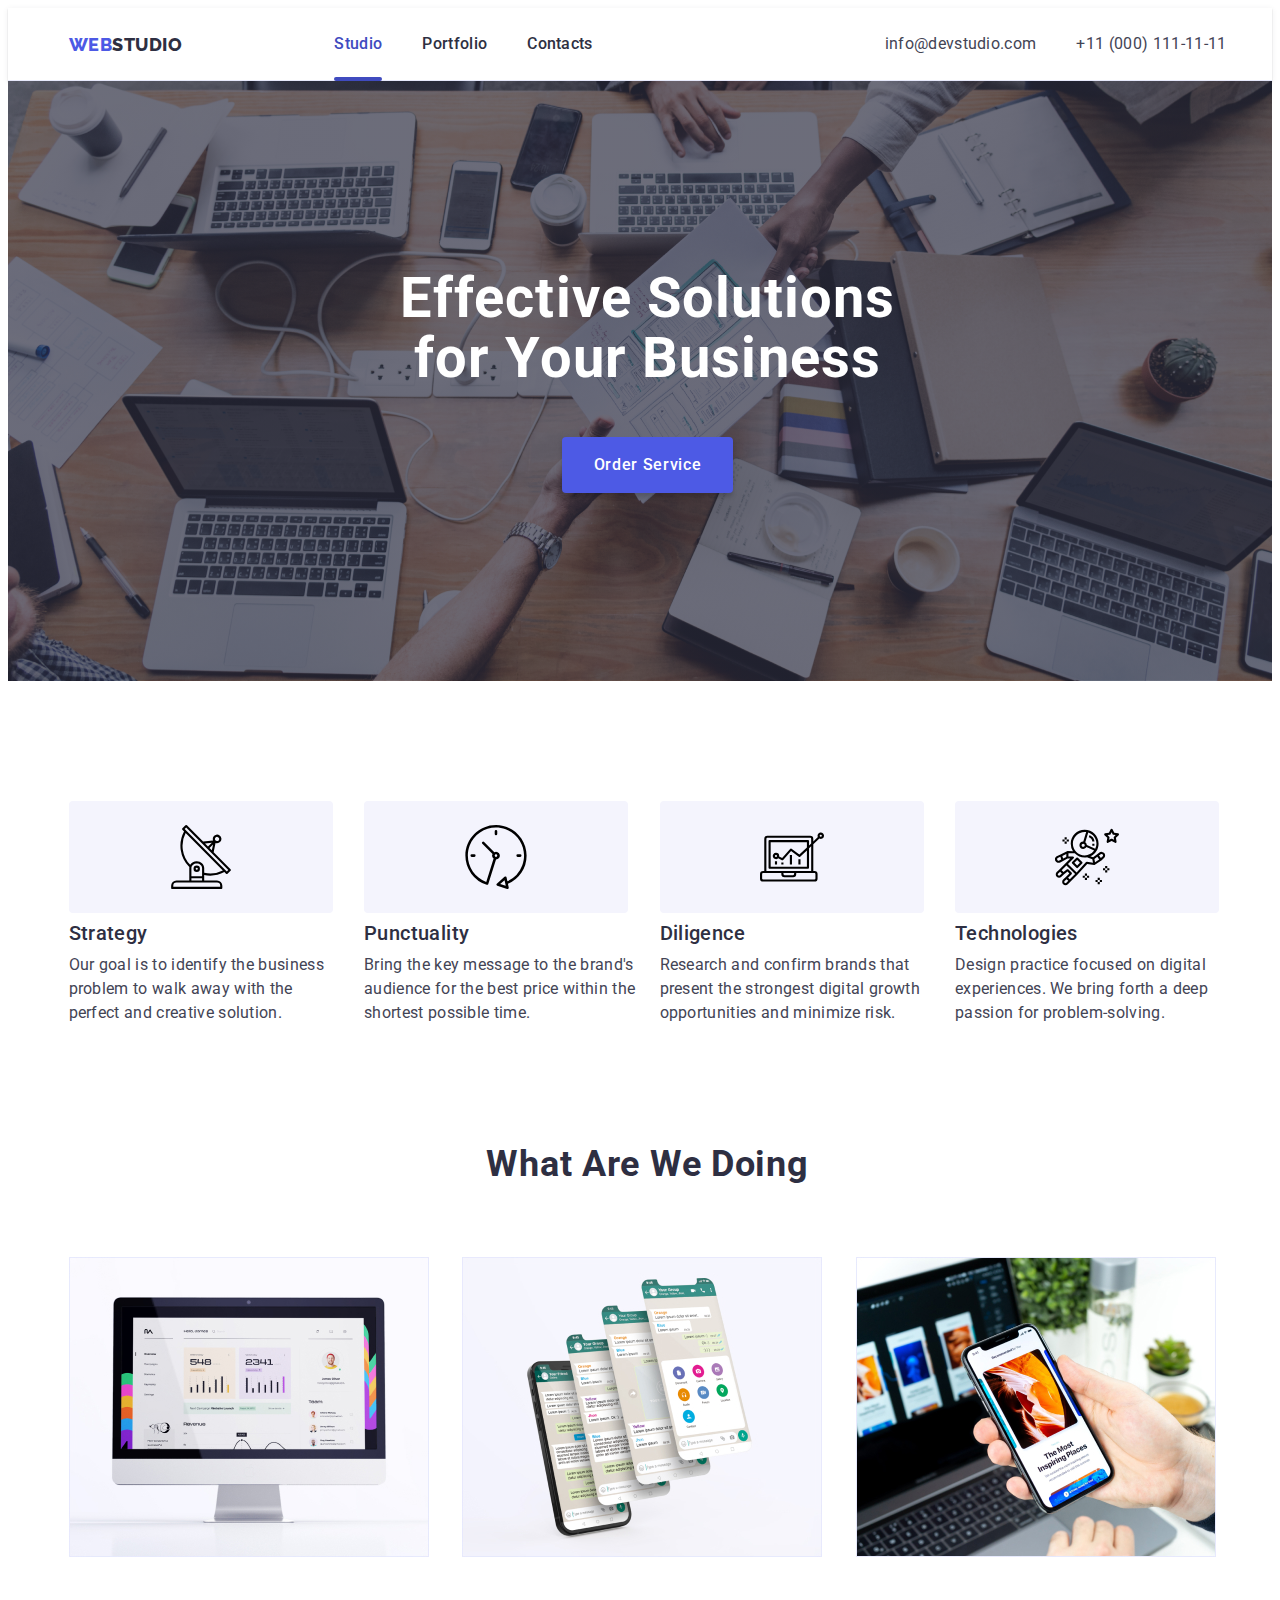
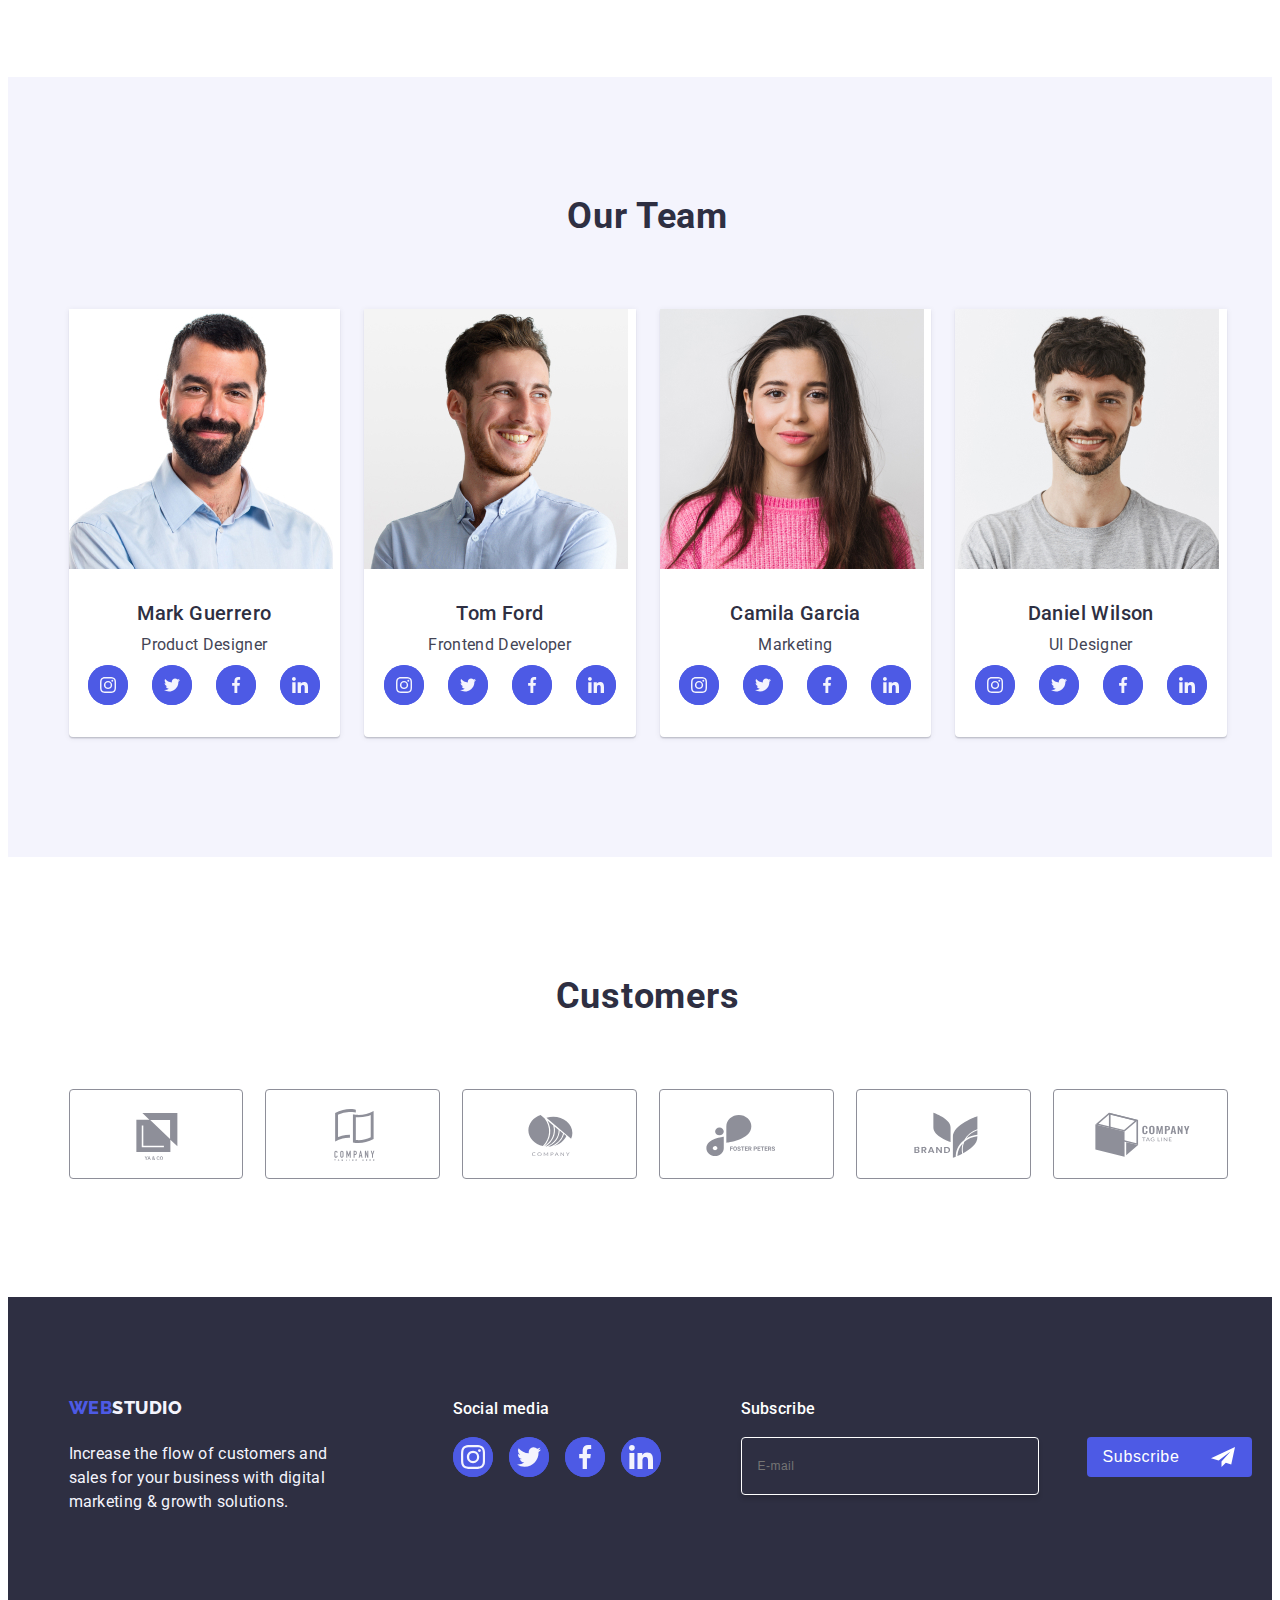
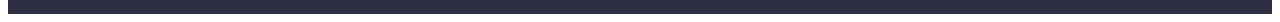
<file: index.html>
<!DOCTYPE html>
<html lang="en">
  <head>
    <meta charset="UTF-8" />
    <meta name="viewport" content="width=device-width, initial-scale=1.0" />

    <title>Document</title>

    <link rel="preconnect" href="https://fonts.googleapis.com" />
    <link rel="preconnect" href="https://fonts.gstatic.com" crossorigin />
    <link
      href="https://fonts.googleapis.com/css2?family=Raleway:wght@800&family=Roboto:wght@400;500;700;900&display=swap"
      rel="stylesheet"
    />
    <link
      rel="stylesheet"
      href="https://cdnjs.cloudflare.com/ajax/libs/modern-normalize/2.0.0/modern-normalize.min.css"
      integrity="sha512-4xo8blKMVCiXpTaLzQSLSw3KFOVPWhm/TRtuPVc4WG6kUgjH6J03IBuG7JZPkcWMxJ5huwaBpOpnwYElP/m6wg=="
      crossorigin="anonymous"
      referrerpolicy="no-referrer"
    />
    <link rel="stylesheet" href="./css/style.css" />
  </head>
  <body>
    <!--HEADER-->
    <header class="page-header">
      <div class="container header-container">
        <nav class="page-nav">
          <a class="logo link" href="./index.html"
            >Web<span class="logo-studio">Studio</span>
          </a>

          <ul class="menu list">
            <li class="menu-item">
              <a class="menu-link link current" href="./index.html">Studio</a>
            </li>
            <li class="menu-item">
              <a class="menu-link link" href="./portfolio.html">Portfolio</a>
            </li>
            <li class="menu-item">
              <a class="menu-link link" href="">Contacts</a>
            </li>
          </ul>
        </nav>
        <address class="contact-address">
          <ul class="address-list list">
            <li class="address-item">
              <a
                class="contact-mail-number link"
                href="mailto:info@devstudio.com"
                >info@devstudio.com</a
              >
            </li>
            <li class="address-item">
              <a class="contact-mail-number link" href="tel:+110001111111"
                >+11 (000) 111-11-11</a
              >
            </li>
          </ul>
        </address>
      </div>
    </header>

    <main class="main">
      <!--HERO-->
      <section class="section-hero">
        <div class="container container-hero">
          <h1 class="hero-title">Effective Solutions for Your Business</h1>
          <button class="page-button" data-modal-open>Order Service</button>
        </div>
      </section>
      <!--ADVANTAGES-->
      <section class="section">
        <div class="container">
          <h2 class="visually-hidden">Company advantages</h2>
          <ul class="adventages-list list">
            <li class="adventages-item">
              <div class="benefits-wrapper">
                <svg class="benefits-item" width="64" height="64">
                  <use href="./images/icons.svg#icon-antenna1"></use>
                </svg>
              </div>
              <h3 class="suptitle advantage-title">Strategy</h3>
              <p class="section-description">
                Our goal is to identify the business problem to walk away with
                the perfect and creative solution.
              </p>
            </li>
            <li class="adventages-item">
              <div class="benefits-wrapper">
                <svg class="benefits-item" width="64" height="64">
                  <use href="./images/icons.svg#icon-clock1"></use>
                </svg>
              </div>
              <h3 class="suptitle advantage-title">Punctuality</h3>
              <p class="section-description">
                Bring the key message to the brand's audience for the best price
                within the shortest possible time.
              </p>
            </li>
            <li class="adventages-item">
              <div class="benefits-wrapper">
                <svg class="benefits-item" width="64" height="64">
                  <use href="./images/icons.svg#icon-diagram1"></use>
                </svg>
              </div>
              <h3 class="suptitle advantage-title">Diligence</h3>
              <p class="section-description">
                Research and confirm brands that present the strongest digital
                growth opportunities and minimize risk.
              </p>
            </li>
            <li class="adventages-item">
              <div class="benefits-wrapper">
                <svg class="benefits-item" width="64" height="64">
                  <use href="./images/icons.svg#icon-astronaut1"></use>
                </svg>
              </div>
              <h3 class="suptitle advantage-title">Technologies</h3>
              <p class="section-description">
                Design practice focused on digital experiences. We bring forth a
                deep passion for problem-solving.
              </p>
            </li>
          </ul>
        </div>
      </section>
      <!--ABOUT-->
      <section class="section-about">
        <div class="container">
          <h2 class="top-title">What are we doing</h2>
          <ul class="about-list list">
            <li class="about-item">
              <img src="./images/img1.jpg" alt="computer monitor" width="360" />
            </li>
            <li class="about-item">
              <img src="./images/img2.jpg" alt="phone screen" width="360" />
            </li>
            <li class="about-item">
              <img
                src="./images/img3.jpg"
                alt="computer monitor and phone screen"
                width="360"
              />
            </li>
          </ul>
        </div>
      </section>
      <!--TEAM-->
      <section class="section information-section">
        <div class="container team-container">
          <h2 class="top-title">Our Team</h2>
          <ul class="information-list list">
            <li class="information-iteam">
              <img src="./images/imgteam.jpg" alt="photo of man" width="264" />
              <div class="team-name">
                <h3 class="suptitle team-title">Mark Guerrero</h3>
                <p class="section-description team-text">Product Designer</p>

                <ul class="socials-team social list">
                  <li class="socials-item">
                    <a
                      class="socials-link-team"
                      href=""
                      target="_blank"
                      rel="noreferrer noopener"
                      aria-label="Instagram"
                    >
                      <svg class="socials-icon" width="16" height="16">
                        <use href="./images/icons.svg#icon-instagram2"></use>
                      </svg>
                    </a>
                  </li>
                  <li class="socials-item">
                    <a
                      class="socials-link-team"
                      href=""
                      target="_blank"
                      rel="noreferrer noopener"
                      aria-label="twitter"
                    >
                      <svg class="socials-icon" width="16" height="16">
                        <use href="./images/icons.svg#icon-twitter1"></use>
                      </svg>
                    </a>
                  </li>
                  <li class="socials-item">
                    <a
                      class="socials-link-team"
                      href=""
                      target="_blank"
                      rel="noreferrer noopener"
                      aria-label="facebook"
                    >
                      <svg class="socials-icon" width="16" height="16">
                        <use href="./images/icons.svg#icon-facebook1"></use>
                      </svg>
                    </a>
                  </li>
                  <li class="socials-item">
                    <a
                      class="socials-link-team"
                      href=""
                      target="_blank"
                      rel="noreferrer noopener"
                      aria-label="linkedin"
                    >
                      <svg class="socials-icon" width="16" height="16">
                        <use href="./images/icons.svg#icon-linkedin1"></use>
                      </svg>
                    </a>
                  </li>
                </ul>
              </div>
            </li>
            <li class="information-iteam">
              <img src="./images/imgteam1.jpg" alt="photo of man" width="264" />
              <div class="team-name">
                <h3 class="suptitle team-title">Tom Ford</h3>
                <p class="section-description team-text">Frontend Developer</p>

                <ul class="socials-team social list">
                  <li class="socials-item">
                    <a
                      class="socials-link-team"
                      href=""
                      target="_blank"
                      rel="noreferrer noopener"
                      aria-label="Instagram"
                    >
                      <svg class="socials-icon" width="16" height="16">
                        <use href="./images/icons.svg#icon-instagram2"></use>
                      </svg>
                    </a>
                  </li>
                  <li class="socials-item">
                    <a
                      class="socials-link-team"
                      href=""
                      target="_blank"
                      rel="noreferrer noopener"
                      aria-label="twitter"
                    >
                      <svg class="socials-icon" width="16" height="16">
                        <use href="./images/icons.svg#icon-twitter1"></use>
                      </svg>
                    </a>
                  </li>
                  <li class="socials-item">
                    <a
                      class="socials-link-team"
                      href=""
                      target="_blank"
                      rel="noreferrer noopener"
                      aria-label="facebook"
                    >
                      <svg class="socials-icon" width="16" height="16">
                        <use href="./images/icons.svg#icon-facebook1"></use>
                      </svg>
                    </a>
                  </li>
                  <li class="socials-item">
                    <a
                      class="socials-link-team"
                      href=""
                      target="_blank"
                      rel="noreferrer noopener"
                      aria-label="linkedin"
                    >
                      <svg class="socials-icon" width="16" height="16">
                        <use href="./images/icons.svg#icon-linkedin1"></use>
                      </svg>
                    </a>
                  </li>
                </ul>
              </div>
            </li>
            <li class="information-iteam">
              <img
                src="./images/imgteam2.jpg"
                alt="photo of woman"
                width="264"
              />
              <div class="team-name">
                <h3 class="suptitle team-title">Camila Garcia</h3>
                <p class="section-description team-text">Marketing</p>

                <ul class="socials-team social list">
                  <li class="socials-item">
                    <a
                      class="socials-link-team"
                      href=""
                      target="_blank"
                      rel="noreferrer noopener"
                      aria-label="Instagram"
                    >
                      <svg class="socials-icon" width="16" height="16">
                        <use href="./images/icons.svg#icon-instagram2"></use>
                      </svg>
                    </a>
                  </li>
                  <li class="socials-item">
                    <a
                      class="socials-link-team"
                      href=""
                      target="_blank"
                      rel="noreferrer noopener"
                      aria-label="twitter"
                    >
                      <svg class="socials-icon" width="16" height="16">
                        <use href="./images/icons.svg#icon-twitter1"></use>
                      </svg>
                    </a>
                  </li>
                  <li class="socials-item">
                    <a
                      class="socials-link-team"
                      href=""
                      target="_blank"
                      rel="noreferrer noopener"
                      aria-label="facebook"
                    >
                      <svg class="socials-icon" width="16" height="16">
                        <use href="./images/icons.svg#icon-facebook1"></use>
                      </svg>
                    </a>
                  </li>
                  <li class="socials-item">
                    <a
                      class="socials-link-team"
                      href=""
                      target="_blank"
                      rel="noreferrer noopener"
                      aria-label="linkedin"
                    >
                      <svg class="socials-icon" width="16" height="16">
                        <use href="./images/icons.svg#icon-linkedin1"></use>
                      </svg>
                    </a>
                  </li>
                </ul>
              </div>
            </li>
            <li class="information-iteam">
              <img src="./images/imgteam3.jpg" alt="photo of man" width="264" />
              <div class="team-name">
                <h3 class="suptitle team-title">Daniel Wilson</h3>
                <p class="section-description team-text">UI Designer</p>

                <ul class="socials-team social list">
                  <li class="socials-item">
                    <a
                      class="socials-link-team"
                      href=""
                      target="_blank"
                      rel="noreferrer noopener"
                      aria-label="Instagram"
                    >
                      <svg class="socials-icon" width="16" height="16">
                        <use href="./images/icons.svg#icon-instagram2"></use>
                      </svg>
                    </a>
                  </li>
                  <li class="socials-item">
                    <a
                      class="socials-link-team"
                      href=""
                      target="_blank"
                      rel="noreferrer noopener"
                      aria-label="twitter"
                    >
                      <svg class="socials-icon" width="16" height="16">
                        <use href="./images/icons.svg#icon-twitter1"></use>
                      </svg>
                    </a>
                  </li>
                  <li class="socials-item">
                    <a
                      class="socials-link-team"
                      href=""
                      target="_blank"
                      rel="noreferrer noopener"
                      aria-label="facebook"
                    >
                      <svg class="socials-icon" width="16" height="16">
                        <use href="./images/icons.svg#icon-facebook1"></use>
                      </svg>
                    </a>
                  </li>
                  <li class="socials-item">
                    <a
                      class="socials-link-team"
                      href=""
                      target="_blank"
                      rel="noreferrer noopener"
                      aria-label="linkedin"
                    >
                      <svg class="socials-icon" width="16" height="16">
                        <use href="./images/icons.svg#icon-linkedin1"></use>
                      </svg>
                    </a>
                  </li>
                </ul>
              </div>
            </li>
          </ul>
        </div>
      </section>

      <!--Customers-->
      <section class="customers">
        <div class="container customers-container">
          <h2 class="top-title">Customers</h2>
          <ul class="customers-list list">
            <li class="customers-iteam">
              <a class="customers-icons-link" href="">
                <svg class="customers-icons-iteam" width="104" height="56">
                  <use href="./images/icons.svg#icon-Logo1"></use>
                </svg>
              </a>
            </li>
            <li class="customers-iteam">
              <a class="customers-icons-link" href="">
                <svg class="customers-icons-iteam" width="104" height="56">
                  <use href="./images/icons.svg#icon-Logo2"></use>
                </svg>
              </a>
            </li>
            <li class="customers-iteam">
              <a class="customers-icons-link" href="">
                <svg class="customers-icons-iteam" width="104" height="56">
                  <use href="./images/icons.svg#icon-Logo3"></use>
                </svg>
              </a>
            </li>
            <li class="customers-iteam">
              <a class="customers-icons-link" href="">
                <svg class="customers-icons-iteam" width="104" height="56">
                  <use href="./images/icons.svg#icon-Logo4"></use>
                </svg>
              </a>
            </li>
            <li class="customers-iteam">
              <a class="customers-icons-link" href="">
                <svg class="customers-icons-iteam" width="104" height="56">
                  <use href="./images/icons.svg#icon-Logo5"></use>
                </svg>
              </a>
            </li>
            <li class="customers-iteam">
              <a class="customers-icons-link" href="">
                <svg class="customers-icons-iteam" width="104" height="56">
                  <use href="./images/icons.svg#icon-Logo6"></use>
                </svg>
              </a>
            </li>
          </ul>
        </div>
      </section>
    </main>
    <!--FOOTER-->
    <footer class="footer">
      <div class="container contaniar-footer">
        <div class="footer-logo-container">
          <a class="logo-footer link" href="./index.html"
            >Web<span class="logo-studio dark">Studio</span>
          </a>
          <p class="section-description dark">
            Increase the flow of customers and sales for your business with
            digital marketing & growth solutions.
          </p>
        </div>

        <div class="footer-address-wrapper">
          <p class="footer-address-subject">Social media</p>
          <ul class="socials-footer social list">
            <li class="socials-item">
              <a
                class="socials-link"
                href=""
                target="_blank"
                rel="noreferrer noopener"
                aria-label="Instagram"
              >
                <svg class="socials-icon" width="24" height="24">
                  <use href="./images/icons.svg#icon-instagram2"></use>
                </svg>
              </a>
            </li>
            <li class="socials-item">
              <a
                class="socials-link"
                href=""
                target="_blank"
                rel="noreferrer noopener"
                aria-label="twitter"
              >
                <svg class="socials-icon" width="24" height="24">
                  <use href="./images/icons.svg#icon-twitter1"></use>
                </svg>
              </a>
            </li>
            <li class="socials-item">
              <a
                class="socials-link"
                href=""
                target="_blank"
                rel="noreferrer noopener"
                aria-label="facebook"
              >
                <svg class="socials-icon" width="24" height="24">
                  <use href="./images/icons.svg#icon-facebook1"></use>
                </svg>
              </a>
            </li>
            <li class="socials-item">
              <a
                class="socials-link"
                href=""
                target="_blank"
                rel="noreferrer noopener"
                aria-label="linkedin"
              >
                <svg class="socials-icon" width="24" height="24">
                  <use href="./images/icons.svg#icon-linkedin1"></use>
                </svg>
              </a>
            </li>
          </ul>
        </div>
        <div class="footer-form-div">
          <p class="subscribe">Subscribe</p>
          <form class="footer-form" name="subscribe-form">
            <label class="footer-label" for="email-footer">
              <input
                class="footer-form-input"
                type="email"
                name="email-footer"
                id="email-footer"
                placeholder="E-mail"
                required
                minlength="7"
            /></label>
            <button class="btn-footer" type="submit">
              Subscribe
              <svg class="footer-btn-icon" width="24" height="24">
                <use href="./images/icons.svg#icon-Frame"></use>
              </svg>
            </button>
          </form>
        </div>
      </div>
    </footer>
    <!--Modal window-->
    <div class="backdrop is-hidden" data-modal>
      <div class="modal">
        <button
          class="modal-button"
          type="button"
          aria-label="modal close button"
          data-modal-close
        >
          <svg class="modal-btn-icon" width="8" height="8">
            <use href="./images/icons.svg#icon-closeblack"></use>
          </svg>
        </button>
        <p class="modal-caption">
          Leave your contacts and we will call you back
        </p>
        <form class="modal-form" name="reviews-form">
          <div class="form-box">
            <label class="form-label" for="user-name">Name</label>
            <div class="form-field">
              <input
                class="form-input"
                type="text"
                name="user-name"
                id="user-name"
                required
                minlength="7"
                placeholder=""
              />
              <svg class="form-icon" width="18" height="24">
                <use href="./images/icons.svg#icon-user"></use>
              </svg>
            </div>
          </div>

          <div class="form-box">
            <label class="form-label" for="user-phone">Phone</label>
            <div class="form-field">
              <input
                class="form-input"
                type="tel"
                name="user-phone"
                id="user-phone"
                required
                minlength="7"
                placeholder=""
              />
              <svg class="form-icon" width="18" height="24">
                <use href="./images/icons.svg#icon-phone"></use>
              </svg>
            </div>
          </div>

          <div class="form-box">
            <label class="form-label" for="user-email">Email</label>
            <div class="form-field">
              <input
                class="form-input"
                type="email"
                name="user-email"
                id="user-email"
                required
                minlength="7"
                placeholder=""
              />
              <svg class="form-icon" width="18" height="24">
                <use href="./images/icons.svg#icon-email"></use>
              </svg>
            </div>
          </div>
          <div class="form-box-comment">
            <label class="form-label" for="user-comment">Comment</label>
            <textarea
              class="form-comment"
              name="user-comment"
              id="user-comment"
              rows="10"
              placeholder="Text input"
              required
              minlength="7"
            ></textarea>
          </div>
          <div class="form-checkbox">
            <input
              type="checkbox"
              name="user-privacy"
              id="user-privacy"
              class="visually-hidden checkbox"
              value="true"
            />
            <label class="form-agreement" for="user-privacy">
              <span class="custom-checkbox">
                <svg class="custom-checkbox-icons" width="10" height="8">
                  <use href="./images/icons.svg#icon-check"></use>
                </svg>
              </span>
              I accept the terms and conditions of the
              <a href="" class="form-agreement-link">Privacy Policy</a>
            </label>
          </div>
          <button class="page-button" type="submit">Send</button>
        </form>
      </div>
    </div>

    <script src="./js/modal.js"></script>
  </body>
</html>
</file>
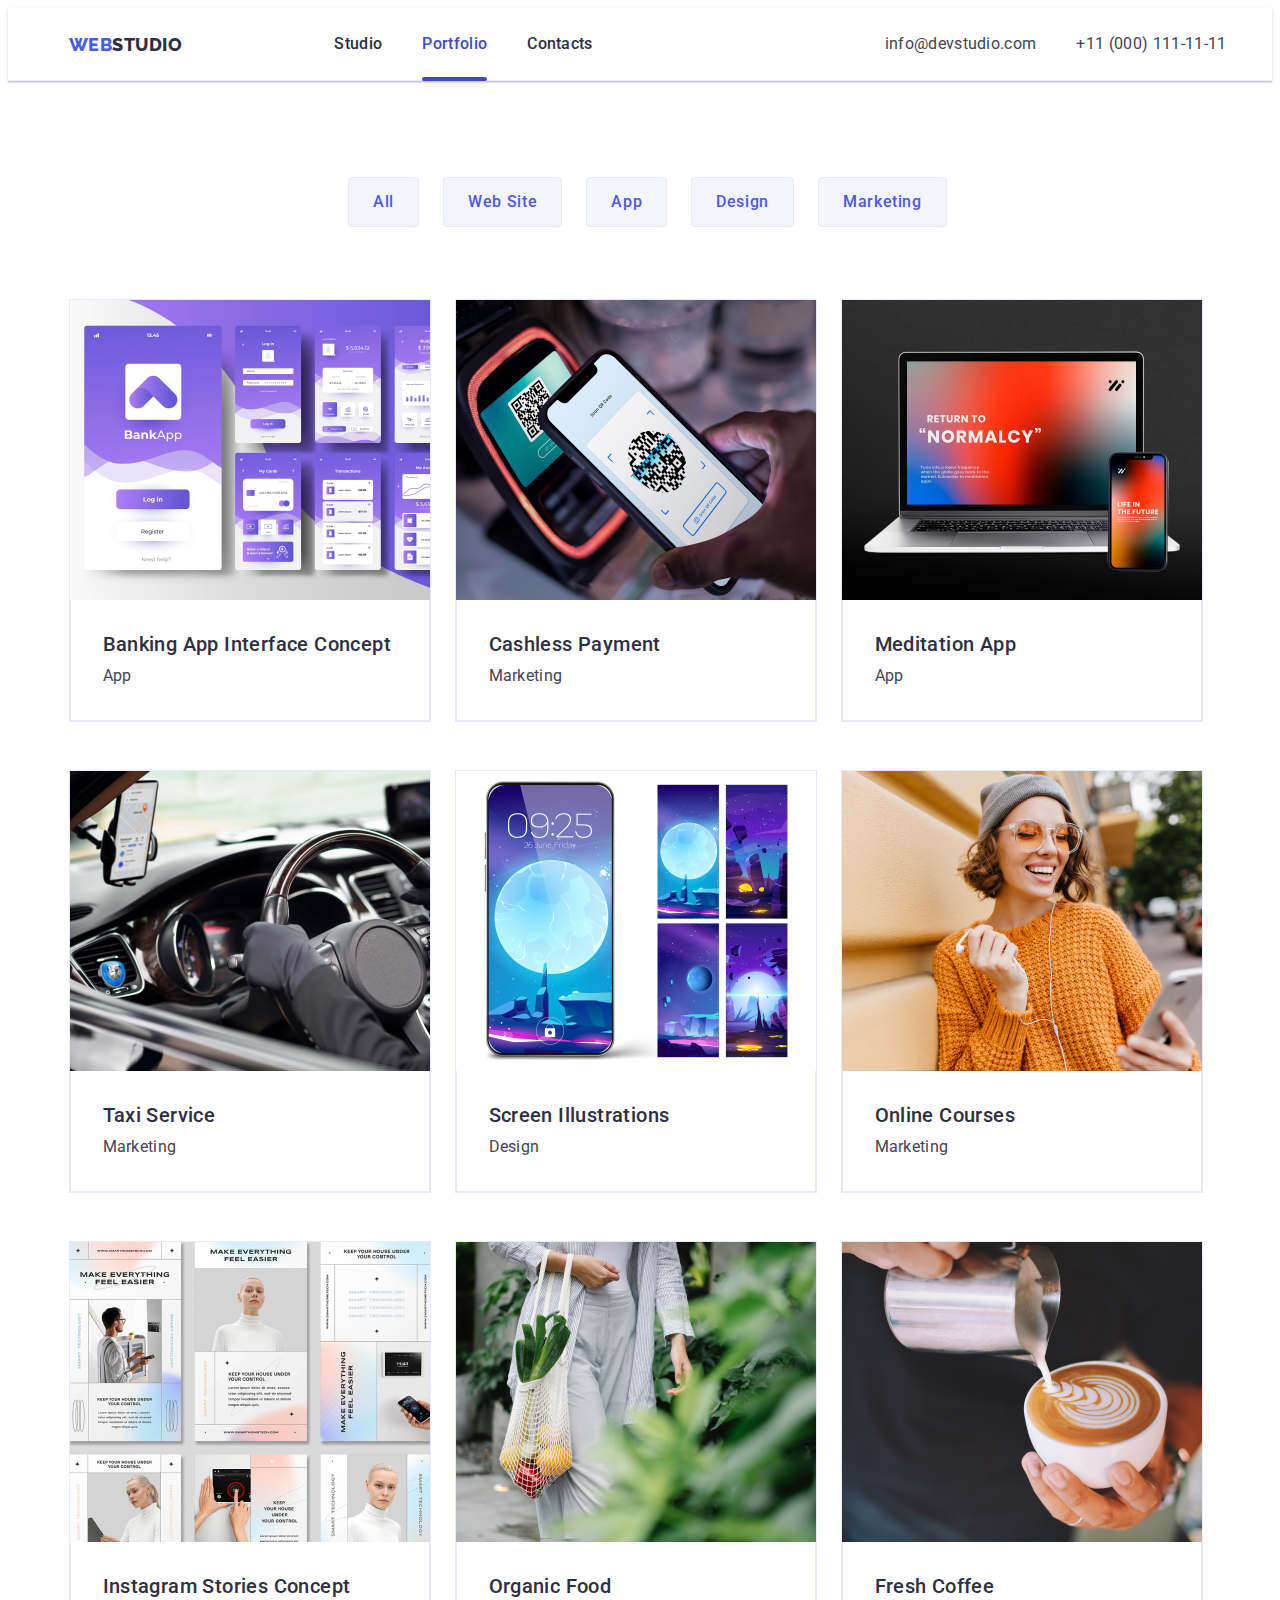
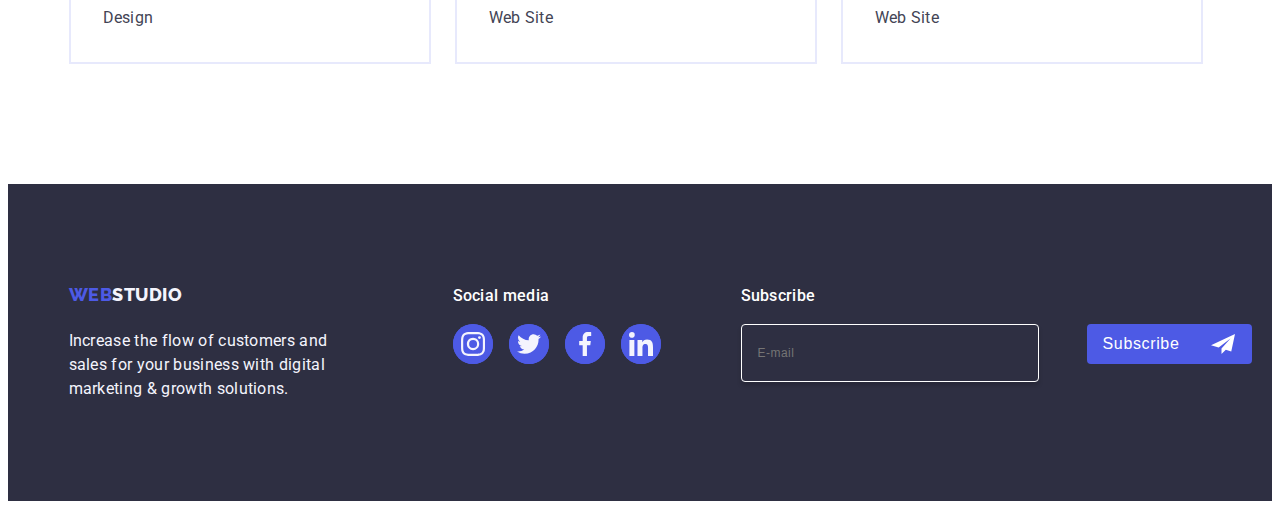
<file: portfolio.html>
<!DOCTYPE html>
<html lang="en">
  <head>
    <meta charset="UTF-8" />
    <meta name="viewport" content="width=device-width, initial-scale=1.0" />
    <title>Document</title>
    <link rel="preconnect" href="https://fonts.googleapis.com" />
    <link rel="preconnect" href="https://fonts.gstatic.com" crossorigin />
    <link
      href="https://fonts.googleapis.com/css2?family=Raleway:wght@800&family=Roboto:wght@400;500;700;900&display=swap"
      rel="stylesheet"
    />
    <link
      rel="stylesheet"
      href="https://cdnjs.cloudflare.com/ajax/libs/modern-normalize/2.0.0/modern-normalize.min.css"
      integrity="sha512-4xo8blKMVCiXpTaLzQSLSw3KFOVPWhm/TRtuPVc4WG6kUgjH6J03IBuG7JZPkcWMxJ5huwaBpOpnwYElP/m6wg=="
      crossorigin="anonymous"
      referrerpolicy="no-referrer"
    />
    <link rel="stylesheet" href="./css/style.css" />
  </head>

  <body>
    <!--HEADER-->
    <header class="page-header">
      <div class="container header-container">
        <nav class="page-nav">
          <a class="logo link" href="./index.html"
            >Web<span class="logo-studio">Studio</span>
          </a>

          <ul class="menu list">
            <li class="menu-item">
              <a class="menu-link link" href="./index.html">Studio</a>
            </li>
            <li class="menu-item">
              <a class="menu-link link current" href="./portfolio.html"
                >Portfolio</a
              >
            </li>
            <li class="menu-item">
              <a class="menu-link link" href="">Contacts</a>
            </li>
          </ul>
        </nav>
        <address class="contact-address">
          <ul class="address-list list">
            <li class="address-item">
              <a
                class="contact-mail-number link"
                href="mailto:info@devstudio.com"
                >info@devstudio.com</a
              >
            </li>
            <li class="address-item">
              <a class="contact-mail-number link" href="tel:+110001111111"
                >+11 (000) 111-11-11</a
              >
            </li>
          </ul>
        </address>
      </div>
    </header>
    <!--MENU PAGE-->
    <main class="main">
      <section class="section-filter">
        <div class="container">
          <h1 class="visually-hidden">Filters</h1>
          <ul class="filter-list list">
            <li class="filter-item">
              <button class="filter-button link" type="button">All</button>
            </li>
            <li class="filter-item">
              <button class="filter-button link" type="button">Web Site</button>
            </li>
            <li class="filter-item">
              <button class="filter-button link" type="button">App</button>
            </li>
            <li class="filter-item">
              <button class="filter-button link" type="button">Design</button>
            </li>
            <li class="filter-item">
              <button class="filter-button link" type="button">
                Marketing
              </button>
            </li>
          </ul>

          <ul class="example-list list">
            <li class="example-item">
              <a class="example-link link" href="">
                <div class="example-thumb">
                  <img
                    class="example-ill"
                    src="./images/portfolioimg1.jpg"
                    alt="interface concept"
                    width="360"
                  />

                  <p class="overlay-text">
                    14 Stylish and User-Friendly App Design Concepts · Task
                    Manager App · Calorie Tracker App · Exotic Fruit Ecommerce
                    App · Cloud Storage App
                  </p>
                </div>
                <div class="container-menu">
                  <h2 class="suptitle example-title">
                    Banking App Interface Concept
                  </h2>
                  <p class="section-description example">App</p>
                </div>
              </a>
            </li>
            <li class="example-item">
              <a class="example-link link" href="">
                <div class="example-thumb">
                  <img
                    class="example-ill"
                    src="./images/portfolioimg2.jpg"
                    alt="pone scan thr code"
                    width="360"
                  />

                  <p class="overlay-text">
                    14 Stylish and User-Friendly App Design Concepts · Task
                    Manager App · Calorie Tracker App · Exotic Fruit Ecommerce
                    App · Cloud Storage App
                  </p>
                </div>
                <div class="container-menu">
                  <h2 class="suptitle example-title">Cashless Payment</h2>
                  <p class="section-description example">Marketing</p>
                </div>
              </a>
            </li>
            <li class="example-item">
              <a class="example-link link" href="">
                <div class="example-thumb">
                  <img
                    class="example-ill"
                    src="./images/portfolioimg3.jpg"
                    alt="computer monitor and phone screen"
                    width="360"
                  />

                  <p class="overlay-text">
                    14 Stylish and User-Friendly App Design Concepts · Task
                    Manager App · Calorie Tracker App · Exotic Fruit Ecommerce
                    App · Cloud Storage App
                  </p>
                </div>
                <div class="container-menu">
                  <h2 class="suptitle example-title">Meditation App</h2>
                  <p class="section-description example">App</p>
                </div>
              </a>
            </li>
            <li class="example-item">
              <a class="example-link link" href="">
                <div class="example-thumb">
                  <img
                    class="example-ill"
                    src="./images/portfolioimg4.jpg"
                    alt="car steering wheel and phone screen"
                    width="360"
                  />

                  <p class="overlay-text">
                    14 Stylish and User-Friendly App Design Concepts · Task
                    Manager App · Calorie Tracker App · Exotic Fruit Ecommerce
                    App · Cloud Storage App
                  </p>
                </div>
                <div class="container-menu">
                  <h2 class="suptitle example-title">Taxi Service</h2>
                  <p class="section-description example">Marketing</p>
                </div>
              </a>
            </li>
            <li class="example-item">
              <a class="example-link link" href="">
                <div class="example-thumb">
                  <img
                    class="example-ill"
                    src="./images/portfolioimg5.jpg"
                    alt="photo screensaver"
                    width="360"
                  />

                  <p class="overlay-text">
                    14 Stylish and User-Friendly App Design Concepts · Task
                    Manager App · Calorie Tracker App · Exotic Fruit Ecommerce
                    App · Cloud Storage App
                  </p>
                </div>
                <div class="container-menu">
                  <h2 class="suptitle example-title">Screen Illustrations</h2>
                  <p class="section-description example">Design</p>
                </div>
              </a>
            </li>
            <li class="example-item">
              <a class="example-link link" href="">
                <div class="example-thumb">
                  <img
                    class="example-ill"
                    src="./images/portfolioimg6.jpg"
                    alt="girl with headphones"
                    width="360"
                  />

                  <p class="overlay-text">
                    14 Stylish and User-Friendly App Design Concepts · Task
                    Manager App · Calorie Tracker App · Exotic Fruit Ecommerce
                    App · Cloud Storage App
                  </p>
                </div>
                <div class="container-menu">
                  <h2 class="suptitle example-title">Online Courses</h2>
                  <p class="section-description example">Marketing</p>
                </div>
              </a>
            </li>
            <li class="example-item">
              <a class="example-link link" href="">
                <div class="example-thumb">
                  <img
                    class="example-ill"
                    src="./images/portfolioimg7.jpg"
                    alt="stories examples"
                    width="360"
                  />

                  <p class="overlay-text">
                    14 Stylish and User-Friendly App Design Concepts · Task
                    Manager App · Calorie Tracker App · Exotic Fruit Ecommerce
                    App · Cloud Storage App
                  </p>
                </div>
                <div class="container-menu">
                  <h2 class="suptitle example-title">
                    Instagram Stories Concept
                  </h2>
                  <p class="section-description example">Design</p>
                </div>
              </a>
            </li>
            <li class="example-item">
              <a class="example-link link" href="">
                <div class="example-thumb">
                  <img
                    class="example-ill"
                    src="./images/portfolioimg8.jpg"
                    alt="girl with a basket of food"
                    width="360"
                  />

                  <p class="overlay-text">
                    14 Stylish and User-Friendly App Design Concepts · Task
                    Manager App · Calorie Tracker App · Exotic Fruit Ecommerce
                    App · Cloud Storage App
                  </p>
                </div>
                <div class="container-menu">
                  <h2 class="suptitle example-title">Organic Food</h2>
                  <p class="section-description example">Web Site</p>
                </div>
              </a>
            </li>
            <li class="example-item">
              <a class="example-link link" href="">
                <div class="example-thumb">
                  <img
                    class="example-ill"
                    src="./images/portfolioimg9.jpg"
                    alt="cup of coffee with milk"
                    width="360"
                  />

                  <p class="overlay-text">
                    14 Stylish and User-Friendly App Design Concepts · Task
                    Manager App · Calorie Tracker App · Exotic Fruit Ecommerce
                    App · Cloud Storage App
                  </p>
                </div>
                <div class="container-menu">
                  <h2 class="suptitle example-title">Fresh Coffee</h2>
                  <p class="section-description example">Web Site</p>
                </div>
              </a>
            </li>
          </ul>
        </div>
      </section>
    </main>
    <!--FOOTER-->
    <footer class="footer">
      <div class="container contaniar-footer">
        <div class="footer-logo-container">
          <a class="logo-footer link" href="./index.html"
            >Web<span class="logo-studio dark">Studio</span>
          </a>
          <p class="section-description dark">
            Increase the flow of customers and sales for your business with
            digital marketing & growth solutions.
          </p>
        </div>

        <div class="footer-address-wrapper">
          <p class="footer-address-subject">Social media</p>
          <ul class="socials-footer social list">
            <li class="socials-item">
              <a
                class="socials-link"
                href=""
                target="_blank"
                rel="noreferrer noopener"
                aria-label="Instagram"
              >
                <svg class="socials-icon" width="24" height="24">
                  <use href="./images/icons.svg#icon-instagram2"></use>
                </svg>
              </a>
            </li>
            <li class="socials-item">
              <a
                class="socials-link"
                href=""
                target="_blank"
                rel="noreferrer noopener"
                aria-label="twitter"
              >
                <svg class="socials-icon" width="24" height="24">
                  <use href="./images/icons.svg#icon-twitter1"></use>
                </svg>
              </a>
            </li>
            <li class="socials-item">
              <a
                class="socials-link"
                href=""
                target="_blank"
                rel="noreferrer noopener"
                aria-label="facebook"
              >
                <svg class="socials-icon" width="24" height="24">
                  <use href="./images/icons.svg#icon-facebook1"></use>
                </svg>
              </a>
            </li>
            <li class="socials-item">
              <a
                class="socials-link"
                href=""
                target="_blank"
                rel="noreferrer noopener"
                aria-label="linkedin"
              >
                <svg class="socials-icon" width="24" height="24">
                  <use href="./images/icons.svg#icon-linkedin1"></use>
                </svg>
              </a>
            </li>
          </ul>
        </div>
        <div class="footer-form-div">
          <p class="subscribe">Subscribe</p>
          <form class="footer-form" name="subscribe-form">
            <label class="footer-label" for="email-footer">
              <input
                class="footer-form-input"
                type="email"
                name="email-footer"
                id="email-footer"
                placeholder="E-mail"
                required
                minlength="7"
            /></label>
            <button class="btn-footer" type="submit">
              Subscribe
              <svg class="footer-btn-icon" width="24" height="24">
                <use href="./images/icons.svg#icon-Frame"></use>
              </svg>
            </button>
          </form>
        </div>
      </div>
    </footer>
  </body>
</html>
</file>
<file: css/style.css>
:root {
  --primery-text-color: #2e2f42;
  --secondery-text-color: #434455;
  --brand-color: #4d5ae5;
  --pressed-color: #404bbf;
  --light-color: #f4f4fd;
  --wigth-color: #ffffff;
  --accent: #e7e9fc;
  --dairy: #fcfcfc;
  --GREEN: #31d0aa;
  --light-slate: #8e8f99;
  --primery-text: 'Roboto', sans-serif;
}

.list {
  list-style: none;
  margin: 0;
  padding: 0;
}
.link {
  text-decoration: none;
}
body {
  background-color: #ffffff;
  color: #434455;
  font-family: 'Roboto', sans-serif;
  font-weight: 400;
}
h1,
h2,
h3,
h4,
h5,
p {
  margin: 0;
}
img {
  display: block;
  max-width: 100%;
  height: auto;
}
.visually-hidden {
  position: absolute;
  width: 1px;
  height: 1px;
  margin: -1px;
  border: 0;
  padding: 0;

  white-space: nowrap;
  clip-path: inset(100%);
  clip: rect(0 0 0 0);
  overflow: hidden;
}

/*=========COMPONENTS======*/
.container {
  max-width: 1158px;
  padding-left: 15px;

  margin: 0 auto;
}
.suptitle {
  color: var(--primery-text-color);
  font-size: 20px;
  font-weight: 500;
  line-height: 1.2;
  letter-spacing: 0.4px;
  text-align: center;
}

.section-description {
  color: var(--secondery-text-color);
  font-size: 16px;
  line-height: 1.5;
  letter-spacing: 0.32px;
  margin-top: 8px;
}
.menu-link {
  display: block;
  position: relative;
  padding: 24px 0;
  font-size: 16px;
  font-weight: 500;
  line-height: 1.5;
  letter-spacing: 0.32px;
  color: var(--primery-text-color);
  transition-property: color;
  transition-duration: 250ms;
  transition-timing-function: cubic-bezier(0.4, 0, 0.2, 1);
}
.menu-link:hover,
.menu-link:focus {
  color: var(--pressed-color);
}
.top-title {
  color: var(--primery-text-color);
  font-size: 36px;
  font-weight: 700;
  line-height: 1.11;
  letter-spacing: 0.72px;
  text-transform: capitalize;
  text-align: center;
  margin-bottom: 72px;
}
.logo {
  display: inline-flex;
  align-items: center;
  padding: 25.5px 0;
  color: var(--brand-color);
  font-family: Raleway, sans-serif;
  font-size: 18px;
  font-weight: 800;
  line-height: 1.17;
  letter-spacing: 0.54px;
  text-transform: uppercase;
  margin-right: 76px;
}
.logo-studio {
  display: inline-flex;
  align-items: center;
  margin-right: auto;
  font-family: Raleway, sans-serif;
  color: var(--primery-text-color);
  font-size: 18px;
  font-weight: 800;
  line-height: 1.17;
  letter-spacing: 0.54px;
  text-transform: uppercase;
}
/*==========Sosials=========*/
.socials-footer {
  display: flex;
  gap: 16px;
}
.socials-item {
  width: 8;
  height: 8;
}
.socials-link {
  display: flex;
  align-items: center;
  justify-content: center;

  width: 100%;
  height: 100%;
}

/*==========/Sosials=========*/

/*==========/COMPONENTS========*/

/*=========HEADER=======*/
.page-nav {
  display: flex;
  align-items: center;
}
.page-header {
  border-bottom: 1px solid var(--accent);
  box-shadow: 0px 2px 1px rgba(46, 47, 66, 0.08),
    0px 1px 1px rgba(46, 47, 66, 0.16), 0px 1px 6px rgba(46, 47, 66, 0.08);
}
.header-container {
  display: flex;
  align-items: center;
  background: var(--wigth-color);
}

.menu {
  margin-left: 76px;
  display: flex;
  gap: 40px;
}
.menu-link.current {
  color: var(--pressed-color);
}
.menu-link.current::after {
  content: '';
  position: absolute;
  bottom: -1px;
  left: 0;
  width: 100%;
  height: 4px;
  background-color: transparent;
  display: block;
  border-radius: 2px;
  background-color: var(--pressed-color);
}
.contact-address {
  font-style: normal;
  margin-left: auto;
}
.address-list {
  display: flex;
  gap: 40px;
}
.contact-mail-number {
  display: flex;
  gap: 40px;
  color: var(--secondery-text-color);
  font-size: 16px;
  line-height: 1.5;
  letter-spacing: 0.32px;
  transition: color 250ms cubic-bezier(0.4, 0, 0.2, 1);
}
.contact-mail-number:hover,
.contact-mail-number:focus {
  color: var(--pressed-color);
}
/*============/HEADER=========*/

/*============HERO============*/

.section-hero {
  background-color: var(--primery-text-color);
  background-image: linear-gradient(
      rgba(46, 47, 66, 0.7),
      rgba(46, 47, 66, 0.7)
    ),
    url(../images/hero/peopleoffice1.jpg);
  background-repeat: no-repeat;
  background-position: center;
  background-size: cover;
  max-width: 1440px;
  padding: 188px 0;
  margin: 0 auto;
}

.hero-title {
  color: var(--wigth-color);
  text-align: center;
  font-size: 56px;
  font-weight: 700;
  line-height: 1.07;
  letter-spacing: 1.12px;
  max-width: 496px;
  margin: 0 auto;
  padding-bottom: 48px;
}
.page-button {
  font-family: 'Roboto', sans-serif;
  color: var(--wigth-color);
  background: var(--brand-color);
  font-size: 16px;
  font-weight: 500;
  line-height: 1.5;
  letter-spacing: 0.64px;
  cursor: pointer;
  padding: 16px 32px;
  margin: 0 auto;
  display: block;
  border-radius: 4px;
  box-shadow: 0px 4px 4px 0px rgba(0, 0, 0, 0.15);
  min-width: 169px;
  height: 56px;
  border: none;
  transition: background-color 250ms cubic-bezier(0.4, 0, 0.2, 1);
}
.page-button:hover,
.page-button:focus {
  background: var(--pressed-color);
  border-radius: 4px;
}
/*============/HEARO==========*/

/*============ADVANTAGES=======*/
.section {
  padding: 120px 0;
}
.adventages-list {
  display: flex;
  gap: 24px;
}
.adventages-item {
  width: calc((100% - 72px) / 4);
  text-align: -webkit-match-parent;
}
.advantage-title {
  margin-bottom: 8px;
}
.suptitle.advantage-title {
  text-align: -webkit-match-parent;
}
.benefits-wrapper {
  display: flex;
  align-items: center;
  justify-content: center;
  width: 264px;
  height: 112px;
  border-radius: 4px;
  background: var(--light-color);
  margin-bottom: 8px;
}

/*============/ADVANTAGES=======*/
/*============About============*/
.section-about {
  padding-bottom: 120px;
}
.about-list {
  display: flex;
  gap: 24px;
}
.about-item {
  width: calc((100% - 24px * 2) / 3);
}
/*============/About============*/

/*============TEAM============*/

.section.information-section {
  background-color: var(--light-color);
}
.information-list {
  display: flex;
  gap: 24px;
  flex-wrap: wrap;
}
.team-name {
  padding: 32px 0;
}
.information-iteam {
  width: 264px;
  height: 428px;
  background-color: var(--wigth-color);
  border-radius: 0px 0px 4px 4px;
  box-shadow: 0px 2px 1px 0px rgba(46, 47, 66, 0.08),
    0px 1px 1px 0px rgba(46, 47, 66, 0.16),
    0px 1px 6px 0px rgba(46, 47, 66, 0.08);
  width: calc((100% - 24px * 3) / 4);
}
.suptitle.team-title {
  margin-bottom: 8px;
  text-align: center;
}
.team-text {
  text-align: center;
}
.socials-team {
  display: flex;
  justify-content: center;
  align-items: center;
  gap: 24px;
  margin: 0 auto;
  padding-top: 8px;
  display: flex;
  gap: 24px;
}
.socials-link-team {
  display: flex;
  align-items: center;
  justify-content: center;
  width: 100%;
  height: 100%;
  border-radius: 50%;
  background-color: var(--brand-color);
  transition: background-color 250ms cubic-bezier(0.4, 0, 0.2, 1);
}
.socials-link-team:hover,
.socials-link-team:focus {
  border-radius: 50%;
  background-color: var(--pressed-color);
}

/*============/TEAM===========*/
/*=============Customers==========*/
.customers {
  padding: 120px 0;
}
.customers-list {
  display: flex;
  gap: 24px;
}
.customers-iteam {
  width: 168px;
  height: 88px;
  width: calc((100% - 24px * 5) / 6);
}

.customers-icons-iteam {
  width: 104px;
  height: 56px;
  fill: currentColor;
}
.customers-icons-link {
  display: flex;
  align-items: center;
  justify-content: center;
  color: var(--light-slate);
  width: 100%;
  height: 100%;
  border-radius: 4px;
  border: 1px solid var(--light-slate);
  fill: var(--light-slate);
  transition: border-color 250ms cubic-bezier(0.4, 0, 0.2, 1),
    color 250ms cubic-bezier(0.4, 0, 0.2, 1);
}
.customers-icons-link:hover,
.customers-icons-link:focus {
  fill: var(--pressed-color);
  border-radius: 4px;
  border: 1px solid var(--pressed-color);
  color: var(--pressed-color);
}
/*=============/Customers========*/
/*============FOOTER==========*/

.footer {
  padding: 100px 0;

  background-color: var(--primery-text-color);
  max-width: 1440px;
  margin: 0 auto;
}
.contaniar-footer {
  display: flex;
  align-items: baseline;
}

.logo-footer {
  display: inline-block;
  align-items: center;
  color: var(--brand-color);
  font-family: Raleway, sans-serif;
  font-size: 18px;
  font-weight: 800;
  line-height: 1.17;
  letter-spacing: 0.54px;
  text-transform: uppercase;
  margin-bottom: 16px;
}
.dark {
  color: var(--light-color);
}
.section-description.dark {
  width: 264px;
}
.footer-logo-container {
  margin-right: 120px;
}
.footer-address-subject {
  margin-bottom: 16px;
  font-size: 16px;
  font-weight: 500;
  line-height: 1.5;
  letter-spacing: 0.02em;
  color: var(--wigth-color);
}
.footer-address-wrapper {
  margin-right: 80px;
}
.socials {
  display: flex;
  gap: 24px;
}
.socials-item {
  width: 40px;
  height: 40px;
  border-radius: 50%;
  background-color: var(--brand-color);
  transition: background-color 250ms cubic-bezier(0.4, 0, 0.2, 1);
}
.socials-link {
  display: flex;
  align-items: center;
  justify-content: center;
  width: 100%;
  height: 100%;
  border-radius: 50%;
  background-color: var(--brand-color);
  transition: background-color 250ms cubic-bezier(0.4, 0, 0.2, 1);
}
.socials-link:hover,
.socials-link:focus {
  border-radius: 50%;
  background-color: var(--GREEN);
}
.socials-icon {
  fill: var(--light-color);

  transition: fill var(--fast-trns);
}
.subscribe {
  color: var(--wigth-color);
  font-size: 16px;
  font-weight: 500;
  line-height: 1.5;
  letter-spacing: 0.32px;
  margin-bottom: 16px;
}
.footer-form {
  display: flex;
  gap: 24px;
  height: 40px;
}
.footer-label {
}
.footer-form-input {
  width: 264px;
  height: 40px;
  padding: 8px 16px;
  margin-right: 24px;
  font-size: 12px;
  line-height: 1.5;
  letter-spacing: 0.48px;
  color: var(--wigth-color);
  background-color: transparent;
  border-radius: 4px;
  border: 1px solid var(--wigth-color);
  box-shadow: 0px 4px 4px 0px rgba(0, 0, 0, 0.15);
  outline: transparent;
}
.placeholder {
  color: var(--wigth-color);
}

.btn-footer {
  display: inline-flex;

  justify-content: center;
  align-items: center;
  gap: 16px;
  min-width: 165px;
  height: 40px;
  border-radius: 4px;
  background: var(--brand-color);
  color: var(--wigth-color);
  text-align: center;
  font-size: 16px;
  font-weight: 500;
  line-height: 1.5;
  letter-spacing: 0.04em;
  cursor: pointer;
  border: none;
}
.footer-btn-icon {
  margin-left: 16px;

  fill: var(--wigth-color);
}
/*=============/FOOTER=========*/
/*=============Modal window======*/
.backdrop {
  position: fixed;
  top: 0;
  left: 0;
  width: 100%;
  height: 100%;
  background-color: rgba(46, 47, 66, 0.4);
  transition: opacity 250ms cubic-bezier(0.4, 0, 0.2, 1),
    visibility 250ms cubic-bezier(0.4, 0, 0.2, 1);

  background-image: linear-gradient(
    rgba(46, 47, 66, 0.4),
    rgba(46, 47, 66, 0.4)
  );
}
.backdrop.is-hidden {
  opacity: 0;
  pointer-events: none;
  visibility: hidden;
}
.modal {
  position: absolute;
  top: 50%;
  left: 50%;
  transform: translateX(-50%) translateY(-50%);
  width: 408px;
  min-height: 584px;
  padding: 72px 24px 24px 24px;
  background: var(--dairy);
  border-radius: 4px;
  box-shadow: 0px 1px 1px rgba(0, 0, 0, 0.14), 0px 1px 3px rgba(0, 0, 0, 0.12),
    0px 2px 1px rgba(0, 0, 0, 0.2);
  transition: transform 250ms cubic-bezier(0.4, 0, 0.2, 1);
}
.modal-button {
  position: absolute;
  top: 24px;
  right: 24px;
  display: flex;
  align-items: center;
  justify-content: center;
  cursor: pointer;
  padding: 0;
  width: 24px;
  height: 24px;
  border-radius: 50%;
  border: 1px solid rgba(0, 0, 0, 0.1);
  background-color: var(--accent);
  transition: background-color 250ms cubic-bezier(0.4, 0, 0.2, 1),
    border 250ms cubic-bezier(0.4, 0, 0.2, 1);
}
.modal-btn-icon {
  stroke-width: 1px;
  stroke: rgba(0, 0, 0, 0.1);
  transition: fill 250ms cubic-bezier(0.4, 0, 0.2, 1);
}
.modal-button:hover,
.modal-button:focus {
  fill: var(--wigth-color);
  border: none;
  border-radius: 50%;
  background-color: var(--pressed-color);
}
.modal-caption {
  display: flex;
  text-align: center;
  justify-content: center;
  margin-bottom: 16px;

  color: var(--primery-text-color);
  font-size: 16px;
  font-weight: 500;
  line-height: 1.5;
  letter-spacing: 0.32px;
}

.form-box {
  margin-bottom: 8px;
}
.form-box-comment {
  margin-bottom: 16px;
}
.form-label {
  display: block;
  margin-bottom: 4px;

  color: var(--light-slate);
  font-size: 12px;
  font-weight: 400;
  line-height: 1.17;
  letter-spacing: 0.48px;
}
.modal-form {
  align-items: center;
}
.form-input {
  width: 100%;
  height: 40px;
  padding: 11px 38px;
  border-radius: 4px;
  border: 1px solid rgba(46, 47, 66, 0.4);
  outline: transparent;
  background-color: transparent;
  transition: border-color 250ms cubic-bezier(0.4, 0, 0.2, 1);
}

.form-input:focus {
  border-radius: 4px;
  border: 1px solid var(--IRIS, #4d5ae5);
}
.form-field {
  position: relative;
}
.form-icon {
  position: absolute;
  top: 50%;
  left: 16px;
  fill: var(--primery-text-color);

  transform: translateY(-50%);
  transition: fill 250ms cubic-bezier(0.4, 0, 0.2, 1);
}
.form-input:focus + .form-icon {
  fill: var(--brand-color);
}
.form-comment {
  font-size: 12px;
  line-height: 1.17;
  letter-spacing: 0.04em;
  width: 100%;
  height: 120px;
  padding: 8px 16px;
  color: rgba(46, 47, 66, 0.4);
  border-radius: 4px;
  border: 1px solid var(--NAVY-BLUE-modal, rgba(46, 47, 66, 0.4));
  outline: transparent;
  resize: none;
  background-color: transparent;
  transition: border-color 250ms cubic-bezier(0.4, 0, 0.2, 1);
}
.form-comment::placeholder {
  color: var(--light-slate);
}
.form-checkbox {
  margin-bottom: 24px;
}
.form-comment:focus {
  border-radius: 4px;
  border: 1px solid var(--brand-color);
}

.form-agreement {
  display: flex;
  align-items: center;
  margin-bottom: 24px;
}
.custom-checkbox {
  display: inline-flex;
  align-items: center;
  justify-content: center;
  width: 16px;
  height: 16px;
  fill: transparent;
  background-color: transparent;
  flex-shrink: 0;
  border: 1px solid rgba(46, 47, 66, 0.4);
  border-radius: 2px;
  margin-right: 8px;
  transition: background-color 250ms cubic-bezier(0.4, 0, 0.2, 1),
    border 250ms cubic-bezier(0.4, 0, 0.2, 1),
    fill 250ms cubic-bezier(0.4, 0, 0.2, 1);
}

.checkbox:checked + .form-agreement .custom-checkbox {
  fill: var(--light-color);
  background-color: var(--pressed-color);
  border: none;
  border-color: transparent;
}

input[type='checkbox']:checked + .custom-checkbox > .custom-checkbox-icon {
  fill: var(--wigth-color);
}
.form-agreement-link {
  margin-left: 4px;
  text-decoration-line: underline;
  color: var(--brand-color);
  font-size: 12px;

  line-height: 16px;
  letter-spacing: 0.48px;
}
.form-agreement {
  display: block;
  color: var(--light-slate);

  font-size: 12px;

  font-weight: 400;
  line-height: 1.17;
  letter-spacing: 0.48px;
  user-select: none;
}

/*=============/Modal window======*/

/*===============PORTFOLIO======*/
.section-filter {
  padding-top: 96px;
  padding-bottom: 120px;
}
.filter-list {
  display: flex;
  align-items: center;
  gap: 24px;
  justify-content: center;
  margin-bottom: 72px;
}

.filter-button {
  font-family: 'Roboto', sans-serif;
  color: var(--brand-color);
  font-size: 16px;
  font-weight: 500;
  line-height: 1.5;
  letter-spacing: 0.64px;
  background-color: var(--light-color);
  cursor: pointer;
  padding: 12px 24px;
  border-radius: 4px;
  border: 1px solid var(--accent);
  transition: color 250ms cubic-bezier(0.4, 0, 0.2, 1),
    background-color 250ms cubic-bezier(0.4, 0, 0.2, 1),
    border-color 250ms cubic-bezier(0.4, 0, 0.2, 1),
    box-shadow 250ms cubic-bezier(0.4, 0, 0.2, 1);
}
.filter-button:hover,
.filter-button:focus {
  color: var(--wigth-color);
  background: var(--pressed-color);
  border-radius: 4px;
  border: 1px solid transparent;
  box-shadow: 0px 2px 2px 0px rgba(0, 0, 0, 0.12),
    0px 2px 1px 0px rgba(0, 0, 0, 0.08), 0px 3px 1px 0px rgba(0, 0, 0, 0.1);
}
.container-menu {
  padding: 32px 16px;
  border: 1px solid var(--accent);
  border-top: none;
}
.example-item {
  border: 1px solid var(--accent);
  background: var(--wigth-color);
  width: calc((100% - 24px * 2) / 3);
  max-width: 360px;
}

.example-list {
  display: flex;
  gap: 24px;
  flex-wrap: wrap;
  row-gap: 48px;
}
.suptitle.example-title {
  margin-bottom: 8px;
  margin-left: 16px;
  text-align: left;
}
.section-description.example {
  margin-left: 16px;
  text-align: left;
}

.example-thumb {
  position: relative;
  overflow: hidden;
}
.overlay-text {
  color: var(--light-color);
  font-size: 16px;
  line-height: 1.5;
  letter-spacing: 0.32px;
  position: absolute;
  top: 0;
  left: 0;
  width: 100%;
  height: 100%;
  background: var(--brand-color);
  padding: 40px 32px;
  transform: translateY(100%);
  transition: transform 250ms cubic-bezier(0.4, 0, 0.2, 1);
}
.example-link {
  display: block;
  transition: box-shadow 250ms cubic-bezier(0.4, 0, 0.2, 1);
}
.example-link:hover .overlay-text {
  transform: translateY(0%);

  box-shadow: 0px 2px 1px 0px rgba(46, 47, 66, 0.08),
    0px 1px 1px 0px rgba(46, 47, 66, 0.16),
    0px 1px 6px 0px rgba(46, 47, 66, 0.08);
}

.example-link:focus .overlay-text {
  transform: translateY(0%);
}
.example-link:focus,
.example-link:hover {
  box-shadow: 0px 2px 1px 0px rgba(46, 47, 66, 0.08),
    0px 1px 1px 0px rgba(46, 47, 66, 0.16),
    0px 1px 6px 0px rgba(46, 47, 66, 0.08);
}

/*==============/PORTFOLIO=======*/
</file>
